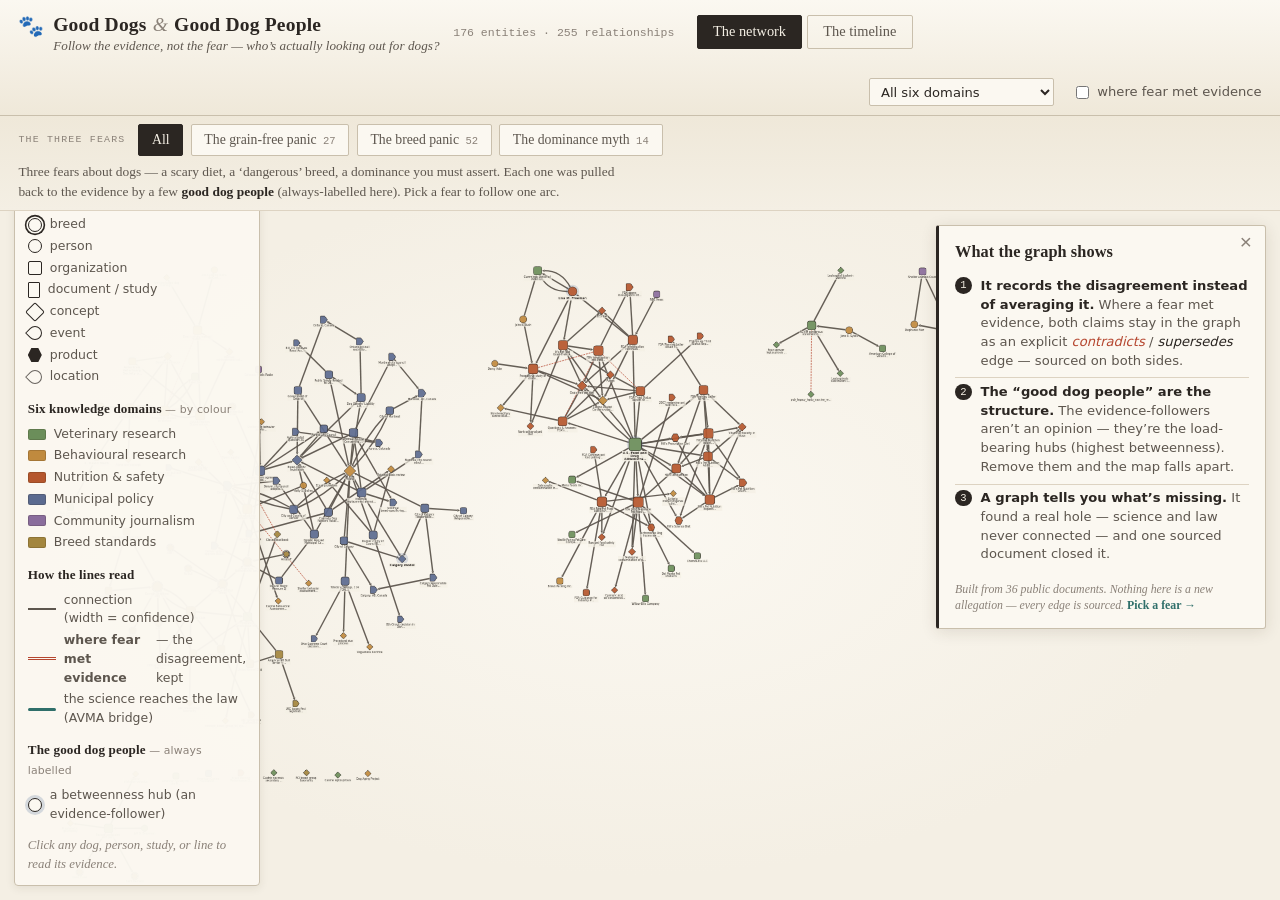
<file: examples/good-dogs/viz/index.html>
<!DOCTYPE html>
<html lang="en">
<head>
  <meta charset="utf-8" />
  <meta name="viewport" content="width=device-width, initial-scale=1" />
  <title>Good Dogs &amp; Good Dog People — a knowledge graph</title>
  <!-- Fully offline / privacy-first: every library is vendored locally, the
       graph is inlined in data.js, and there are NO runtime network calls.
       Opens from file:// or any static server. -->
  <link rel="stylesheet" href="style.css" />
  <script src="vendor/d3.v7.min.js"></script>
  <script src="vendor/cytoscape.min.js"></script>
</head>
<body>
  <header id="topbar">
    <div class="brand">
      <span class="mark" aria-hidden="true">&#128062;</span>
      <span class="headline">
        <span class="title">Good&nbsp;Dogs <span class="amp">&amp;</span> Good&nbsp;Dog&nbsp;People</span>
        <span class="thesis">Follow the evidence, not the fear &mdash; who&rsquo;s actually looking out for dogs?</span>
      </span>
      <span class="counts" id="counts"></span>
    </div>

    <nav class="views" role="tablist" aria-label="View">
      <button id="tab-b" class="tab active" role="tab" aria-selected="true">The network</button>
      <button id="tab-a" class="tab" role="tab" aria-selected="false">The timeline</button>
    </nav>

    <div class="toggles" id="toggles">
      <select id="t-domain" title="Focus one knowledge domain">
        <option value="all">All six domains</option>
        <option value="veterinary_research">Veterinary research</option>
        <option value="behavioral_research">Behavioural research</option>
        <option value="nutrition_safety">Nutrition &amp; safety</option>
        <option value="municipal_policy">Municipal policy</option>
        <option value="community_journalism">Community journalism</option>
        <option value="breed_standards">Breed standards</option>
      </select>

      <label class="chk"><input type="checkbox" id="t-contradict" /> where fear met evidence</label>
    </div>
  </header>

  <!-- ===== The Three Fears — the narrative spine (Tufte small multiples:
       same visual grammar, three comparable states). Selecting a fear lights
       its arc and dims the rest to non-data ink. ===== -->
  <div id="story-spine" role="region" aria-label="The three fears">
    <div class="spine-rail" role="tablist" aria-label="Choose a story">
      <span class="spine-eyebrow">The three fears</span>
      <button class="fear active" data-story="all" role="tab" aria-selected="true">All</button>
      <button class="fear" data-story="grain_free" role="tab" aria-selected="false">
        <span class="fear-name">The grain-free panic</span><span class="fear-n" id="n-grain_free"></span></button>
      <button class="fear" data-story="breed" role="tab" aria-selected="false">
        <span class="fear-name">The breed panic</span><span class="fear-n" id="n-breed"></span></button>
      <button class="fear" data-story="dominance" role="tab" aria-selected="false">
        <span class="fear-name">The dominance myth</span><span class="fear-n" id="n-dominance"></span></button>

      <!-- the AVMA bridge before/after lives INSIDE the breed panic -->
      <div class="loop" id="loop-wrap" hidden
           title="The 2014 AVMA review that reconnects behavioural research to breed-specific legislation">
        <span class="loop-cap">the science reaches the law</span>
        <label class="switch">
          <input type="checkbox" id="t-bridge" />
          <span class="track"><span class="thumb"></span></span>
        </label>
        <span class="loop-state" id="loop-state">gap open</span>
      </div>
    </div>
    <p class="spine-caption" id="spine-caption" aria-live="polite"></p>
  </div>

  <main id="stage">

    <!-- ===== the three takeaways — text AS data, no decoration. Dismissible;
         a viewer reads it once and gets the whole argument. ===== -->
    <aside id="takeaways" aria-label="What this investigation found">
      <button id="takeaways-close" title="Dismiss">&times;</button>
      <h2>What the graph shows</h2>
      <ol class="findings">
        <li>
          <b>It records the disagreement instead of averaging it.</b>
          Where a fear met evidence, both claims stay in the graph as an explicit
          <span class="tk-contra">contradicts</span> /
          <span class="tk-super">supersedes</span> edge &mdash; sourced on both sides.
        </li>
        <li>
          <b>The &ldquo;good dog people&rdquo; are the structure.</b>
          The evidence-followers aren&rsquo;t an opinion &mdash; they&rsquo;re the
          load-bearing hubs (highest betweenness). Remove them and the map falls apart.
        </li>
        <li>
          <b>A graph tells you what&rsquo;s missing.</b>
          It found a real hole &mdash; science and law never connected &mdash; and
          one sourced document closed it.
        </li>
      </ol>
      <p class="tk-foot">Built from 36 public documents. Nothing here is a new
        allegation &mdash; every edge is sourced. <button id="takeaways-go" class="linkish">Pick a fear &rarr;</button></p>
    </aside>
    <button id="takeaways-reopen" hidden title="Show the takeaways">the takeaways</button>

    <section id="view-b" class="view active" aria-label="The knowledge network">
      <div id="cy"></div>
      <!-- a quiet caption that narrates the current state of the loop demo -->
      <div id="story" aria-live="polite"></div>
    </section>

    <section id="view-a" class="view" aria-label="The timeline">
      <div id="timeline"></div>
    </section>

    <!-- shared legend (the grammar) — anchored bottom-left, collapsible, never
         drawn over the data nucleus -->
    <aside id="legend" aria-label="Legend">
      <button id="legend-toggle" title="Toggle legend">legend</button>
      <div id="legend-body">
        <h4>The good dogs &amp; people <span class="by-shape">— by shape</span></h4>
        <ul class="glyphs">
          <li><span class="g g-breed"></span> breed</li>
          <li><span class="g g-person"></span> person</li>
          <li><span class="g g-organization"></span> organization</li>
          <li><span class="g g-document"></span> document / study</li>
          <li><span class="g g-concept"></span> concept</li>
          <li><span class="g g-event"></span> event</li>
          <li><span class="g g-product"></span> product</li>
          <li><span class="g g-location"></span> location</li>
        </ul>
        <h4>Six knowledge domains <span class="by-shape">— by colour</span></h4>
        <ul id="domain-ramp" class="domains"></ul>
        <h4>How the lines read</h4>
        <ul class="lines">
          <li><span class="ln solid"></span> connection (width&nbsp;=&nbsp;confidence)</li>
          <li><span class="ln contra"></span> <b>where fear met evidence</b> — the disagreement, kept</li>
          <li><span class="ln bridge"></span> the science reaches the law (AVMA bridge)</li>
        </ul>
        <h4>The good dog people <span class="by-shape">— always labelled</span></h4>
        <ul class="lines">
          <li><span class="g g-protagonist"></span> a betweenness hub (an evidence-follower)</li>
        </ul>
        <p class="note">Click any dog, person, study, or line to read its evidence.</p>
      </div>
    </aside>

    <!-- shared provenance / evidence side-panel -->
    <aside id="panel" class="hidden" aria-label="Evidence">
      <button id="panel-close" title="Close">&times;</button>
      <div id="panel-body"></div>
    </aside>
  </main>

  <div id="loading">fetching the good dogs&hellip;</div>

  <script src="data.js"></script>
  <script src="app.js"></script>
</body>
</html>
</file>
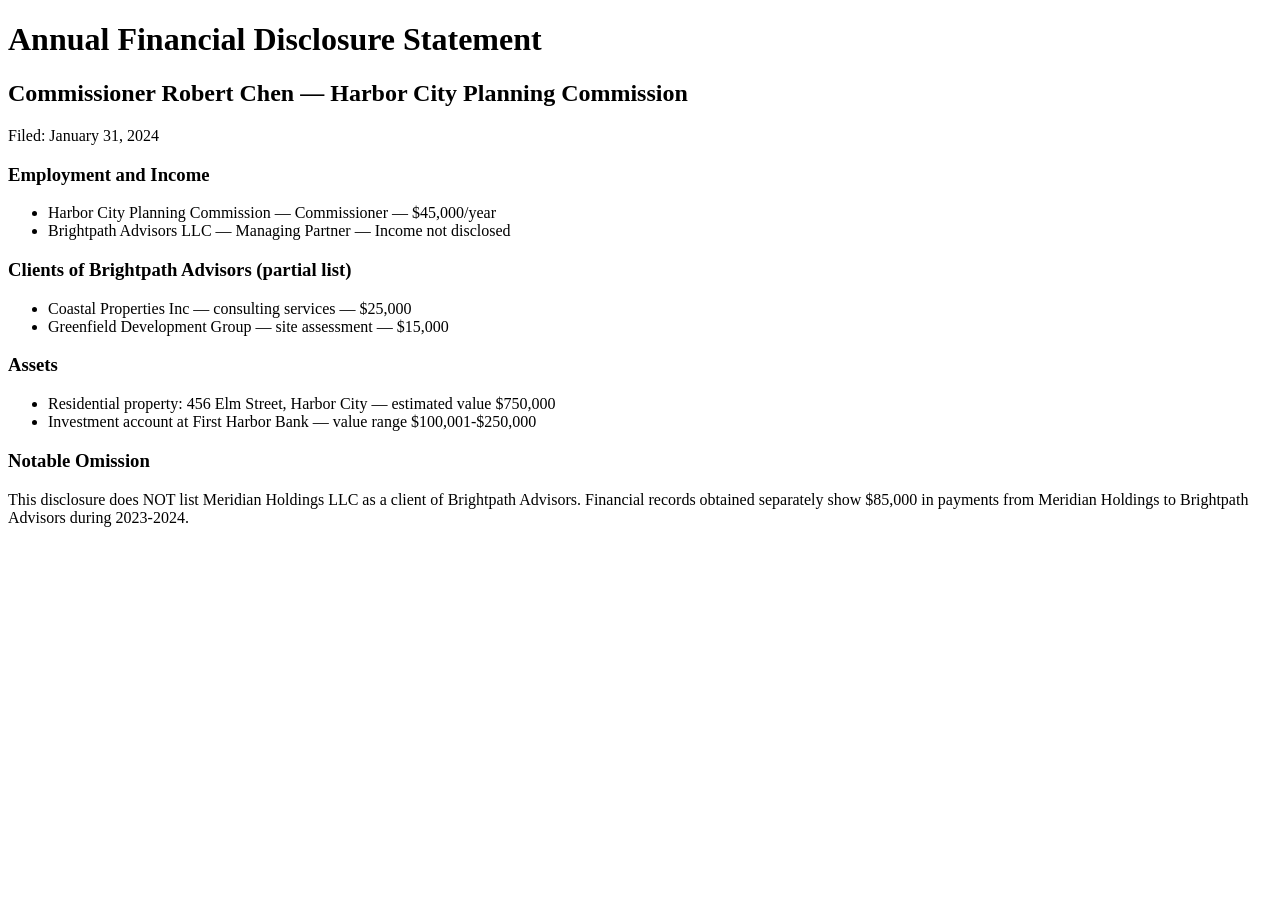
<file: examples/sample-investigation/financial-disclosure.html>
<!DOCTYPE html>
<html>
<head><title>Financial Disclosure - Robert Chen - 2023</title></head>
<body>
<h1>Annual Financial Disclosure Statement</h1>
<h2>Commissioner Robert Chen — Harbor City Planning Commission</h2>
<p>Filed: January 31, 2024</p>

<h3>Employment and Income</h3>
<ul>
  <li>Harbor City Planning Commission — Commissioner — $45,000/year</li>
  <li>Brightpath Advisors LLC — Managing Partner — Income not disclosed</li>
</ul>

<h3>Clients of Brightpath Advisors (partial list)</h3>
<ul>
  <li>Coastal Properties Inc — consulting services — $25,000</li>
  <li>Greenfield Development Group — site assessment — $15,000</li>
</ul>

<h3>Assets</h3>
<ul>
  <li>Residential property: 456 Elm Street, Harbor City — estimated value $750,000</li>
  <li>Investment account at First Harbor Bank — value range $100,001-$250,000</li>
</ul>

<h3>Notable Omission</h3>
<p>This disclosure does NOT list Meridian Holdings LLC as a client of Brightpath
Advisors. Financial records obtained separately show $85,000 in payments from
Meridian Holdings to Brightpath Advisors during 2023-2024.</p>
</body>
</html>
</file>
<file: examples/good-dogs/viz/style.css>
/* style.css — "The Field Notebook".
 *
 * Aesthetic: a naturalist's / veterinary field journal. Warm laid paper, ink,
 * and an archival palette where each of the six knowledge domains carries a
 * muted earthy hue (no neon community colours). A characterful display serif
 * (Hoefler/Iowan/Charter/Georgia stack — all locally available, no web fonts)
 * for headings; a clean humanist sans for the body. Restrained, credible,
 * wholesome: it's good dogs and good dog people.
 *
 * Carries the template's hard-won fixes: flex shell (no hardcoded topbar
 * offset), legend that never occludes the data nucleus, legend<->render parity.
 */

:root {
  /* ink + paper */
  --ink:        #2b2622;   /* warm near-black, like fountain-pen ink on cream */
  --ink-soft:   #5d564e;
  --muted:      #8a8178;
  --faint:      #b6ada1;
  --bg:         #f4efe4;   /* aged laid paper */
  --bg-2:       #efe8d9;
  --panel-bg:   #fbf8f1;
  --line:       #ddd3c2;
  --rule:       #c9bfac;

  /* the one true accent — a faded forester's red, used for "disagreement" */
  --contra:     #b5462f;
  /* the loop-demo bridge: an inked teal, the colour of a closed circuit */
  --bridge:     #2f6f6a;
  --hl:         #3a5a8c;   /* cross-view highlight, muted indigo */

  /* the six domains — earthy, archival, colourblind-distinguishable by both
     hue and value. These are the community colours in View B. */
  --d-vet:      #6b8e5a;   /* veterinary research — sage green */
  --d-behav:    #c08a3e;   /* behavioural research — ochre */
  --d-nutri:    #b5562d;   /* nutrition & safety — terracotta */
  --d-policy:   #5b6a8f;   /* municipal policy — slate blue */
  --d-journal:  #8a6d9c;   /* community journalism — muted plum */
  --d-breed:    #a3863e;   /* breed standards — antique gold */

  --serif: "Hoefler Text", "Iowan Old Style", "Palatino Linotype", Palatino,
           "Charter", "Georgia", "Times New Roman", serif;
  --sans:  "Avenir Next", "Segoe UI", "Helvetica Neue", "Optima", system-ui,
           -apple-system, sans-serif;
  --mono:  ui-monospace, "SF Mono", "JetBrains Mono", Menlo, Consolas, monospace;
}

* { box-sizing: border-box; }
html, body { height: 100%; margin: 0; }

body {
  font: 14px/1.5 var(--sans);
  color: var(--ink);
  background: var(--bg);
  /* faint paper grain via two layered gradients — atmosphere, not chartjunk */
  background-image:
    radial-gradient(circle at 18% 12%, rgba(255,255,255,0.5), transparent 38%),
    radial-gradient(circle at 84% 78%, rgba(180,160,120,0.10), transparent 46%);
  overflow: hidden;
  display: flex; flex-direction: column;   /* topbar (auto) + stage (fills) */
  -webkit-font-smoothing: antialiased;
}

/* ===================== top bar ===================== */
#topbar {
  display: flex; align-items: center; gap: 1.4rem;
  padding: 0.55rem 1.15rem;
  border-bottom: 1.5px solid var(--rule);
  background: linear-gradient(180deg, var(--panel-bg), var(--bg-2));
  position: relative; z-index: 30;
  flex-wrap: wrap;
  flex: 0 0 auto;          /* keep natural (possibly wrapped) height */
}
.brand { display: flex; align-items: baseline; gap: 0.55rem; }
.brand .mark { font-size: 1.3rem; transform: translateY(2px); filter: saturate(0.85); }
.brand .headline { display: flex; flex-direction: column; gap: 0.05rem; }
.brand .title {
  font-family: var(--serif);
  font-size: 1.22rem; font-weight: 600; letter-spacing: 0.01em;
  color: var(--ink); line-height: 1.1;
}
.brand .amp { font-style: italic; color: var(--muted); font-weight: 400; padding: 0 0.05em; }
/* the one-line thesis — the investigation, stated. Text as data. */
.brand .thesis {
  font-family: var(--serif); font-style: italic; font-size: 0.82rem;
  color: var(--ink-soft); letter-spacing: 0.005em;
}
.counts { font-family: var(--mono); color: var(--muted); font-size: 0.72rem; margin-left: 0.3rem; align-self: center; }

/* view tabs */
.views { display: flex; gap: 0.3rem; }
.tab {
  font: inherit; font-family: var(--serif); font-size: 0.9rem;
  padding: 0.32rem 0.95rem;
  border: 1.5px solid var(--rule);
  background: transparent; color: var(--ink-soft);
  cursor: pointer; border-radius: 2px;
  transition: background 0.16s, color 0.16s;
}
.tab:hover { background: var(--bg-2); }
.tab.active { background: var(--ink); color: var(--bg); border-color: var(--ink); }

/* toggles cluster */
.toggles { display: flex; gap: 1.1rem; align-items: center; margin-left: auto; flex-wrap: wrap; }
.toggles select {
  font: inherit; font-size: 0.82rem; padding: 0.28rem 0.45rem;
  border: 1.5px solid var(--rule); border-radius: 2px;
  background: var(--panel-bg); color: var(--ink);
}
.chk { font-size: 0.82rem; color: var(--ink-soft); cursor: pointer; user-select: none; display: flex; align-items: center; gap: 0.35rem; }
.chk input { accent-color: var(--contra); }

/* the BEFORE/AFTER loop switch */
.loop { display: flex; align-items: center; gap: 0.5rem; }
.loop[hidden] { display: none; }       /* breed-panic-only; hidden attr must win */
/* inside the spine rail the bridge toggle gets a quiet divider before it */
.spine-rail .loop { margin-left: 0.4rem; padding-left: 0.7rem; border-left: 1px solid var(--rule); }
.loop-cap { font-size: 0.78rem; color: var(--ink-soft); }
.loop-state {
  font-family: var(--mono); font-size: 0.68rem; letter-spacing: 0.06em;
  text-transform: uppercase; color: var(--muted);
  min-width: 3.4em; text-align: left;
}
.switch { position: relative; display: inline-flex; cursor: pointer; }
.switch input { position: absolute; opacity: 0; width: 0; height: 0; }
.track {
  width: 38px; height: 20px; border-radius: 20px;
  background: var(--bg-2); border: 1.5px solid var(--rule);
  display: inline-flex; align-items: center; transition: background 0.18s, border-color 0.18s;
}
.thumb {
  width: 14px; height: 14px; border-radius: 50%;
  background: var(--muted); margin-left: 2px;
  transition: transform 0.2s cubic-bezier(.4,1.3,.5,1), background 0.18s;
}
.switch input:checked + .track { background: var(--bridge); border-color: var(--bridge); }
.switch input:checked + .track .thumb { transform: translateX(18px); background: #fff; }
.switch input:checked ~ * { }

/* ===================== the three fears — narrative spine ===================== */
/* A small-multiples SELECTOR: one segmented control, three comparable states
 * plus "All". Same grammar each time; only the lit arc changes. The band is a
 * flex child between topbar and stage, so it never overlaps the canvas. */
#story-spine {
  flex: 0 0 auto;
  padding: 0.5rem 1.15rem 0.55rem;
  background: linear-gradient(180deg, var(--bg-2), var(--bg));
  border-bottom: 1px solid var(--line);
  position: relative; z-index: 22;
}
.spine-rail { display: flex; align-items: center; gap: 0.45rem; flex-wrap: wrap; }
.spine-eyebrow {
  font-family: var(--mono); font-size: 0.62rem; letter-spacing: 0.12em;
  text-transform: uppercase; color: var(--muted); margin-right: 0.35rem;
}
/* the segmented control — each fear a tab; identical grammar (Tufte parallelism) */
.fear {
  font: inherit; font-family: var(--serif); font-size: 0.86rem;
  display: inline-flex; align-items: baseline; gap: 0.4rem;
  padding: 0.3rem 0.8rem;
  border: 1.5px solid var(--rule); border-radius: 2px;
  background: var(--panel-bg); color: var(--ink-soft);
  cursor: pointer; transition: background 0.16s, color 0.16s, border-color 0.16s;
}
.fear:hover { background: var(--bg-2); color: var(--ink); }
.fear.active {
  background: var(--ink); color: var(--bg); border-color: var(--ink);
}
.fear .fear-n {
  font-family: var(--mono); font-size: 0.66rem; color: var(--muted);
}
.fear.active .fear-n { color: var(--faint); }
/* the bridge before/after — only present inside the breed panic */
.spine-caption {
  margin: 0.4rem 0 0; max-width: 92ch;
  font-family: var(--serif); font-size: 0.84rem; line-height: 1.45;
  color: var(--ink-soft);
}
.spine-caption b { color: var(--ink); font-weight: 600; }
/* the lit arc's accent reflects which fear is active (a quiet left rule) */
#story-spine[data-story="grain_free"] .spine-caption { border-left: 2.5px solid var(--d-nutri); padding-left: 0.7rem; }
#story-spine[data-story="breed"]      .spine-caption { border-left: 2.5px solid var(--d-policy); padding-left: 0.7rem; }
#story-spine[data-story="dominance"]  .spine-caption { border-left: 2.5px solid var(--d-behav); padding-left: 0.7rem; }

/* ===================== stage ===================== */
/* Flex child fills the height left by the (variable) topbar — NO hardcoded
 * offset, so a wrapped topbar on a narrow window can't clip the viz top. */
#stage { position: relative; flex: 1 1 auto; min-height: 0; }
.view { display: none; position: absolute; inset: 0; }
.view.active { display: block; }

#cy {
  width: 100%; height: 100%;
  background:
    radial-gradient(ellipse at 50% 46%, #fbf8f1 0%, var(--bg) 66%);
}
#timeline { width: 100%; height: 100%; overflow: auto; background: var(--bg); }

/* loop-demo caption — bottom centre, out of the legend's corner */
#story {
  position: absolute; left: 50%; transform: translateX(-50%);
  bottom: 14px; z-index: 18;
  max-width: 560px; text-align: center;
  font-family: var(--serif); font-style: italic; font-size: 0.9rem;
  color: var(--ink-soft);
  background: rgba(251,248,241,0.86); border: 1px solid var(--line);
  border-radius: 3px; padding: 0.4rem 0.9rem;
  box-shadow: 0 1px 5px rgba(60,44,20,0.07);
  pointer-events: none;
  transition: opacity 0.2s;
}
#story.bridged { border-color: var(--bridge); color: var(--bridge); }
#story.empty { opacity: 0; }

/* ===================== takeaways card (the argument, up front) ===================== */
/* Text AS data — three findings, no decoration. Anchored top-right; dismissible
 * so it never fights the graph. A close reduces it to a quiet re-open tab. */
#takeaways {
  position: absolute; top: 14px; right: 14px; z-index: 24;
  width: 330px; max-width: calc(100vw - 28px);
  background: var(--panel-bg);
  border: 1.5px solid var(--rule); border-left: 3px solid var(--ink);
  border-radius: 3px; padding: 0.85rem 1rem 0.9rem;
  box-shadow: 0 3px 16px rgba(60,44,20,0.12);
  transition: opacity 0.22s, transform 0.22s;
}
#takeaways.gone { opacity: 0; transform: translateY(-8px); pointer-events: none; }
#takeaways h2 {
  margin: 0 0 0.5rem; font-family: var(--serif); font-size: 1.02rem;
  font-weight: 600; color: var(--ink); letter-spacing: 0.005em;
}
#takeaways .findings {
  margin: 0; padding: 0; list-style: none;
  counter-reset: tk;
}
#takeaways .findings li {
  counter-increment: tk;
  position: relative; padding: 0.3rem 0 0.45rem 1.6rem;
  font-size: 0.82rem; line-height: 1.42; color: var(--ink-soft);
  border-top: 1px solid var(--line);
}
#takeaways .findings li:first-child { border-top: none; }
#takeaways .findings li::before {
  content: counter(tk); position: absolute; left: 0; top: 0.32rem;
  width: 1.05rem; height: 1.05rem; line-height: 1.05rem; text-align: center;
  font-family: var(--mono); font-size: 0.66rem; color: var(--bg);
  background: var(--ink); border-radius: 50%;
}
#takeaways .findings b { color: var(--ink); font-weight: 600; }
#takeaways .tk-contra { color: var(--contra); font-style: italic; }
#takeaways .tk-super  { color: var(--ink); font-style: italic; }
#takeaways .tk-foot {
  margin: 0.6rem 0 0; font-family: var(--serif); font-style: italic;
  font-size: 0.74rem; color: var(--muted); line-height: 1.4;
}
#takeaways .linkish {
  font: inherit; font-style: normal; border: none; background: none;
  color: var(--bridge); cursor: pointer; padding: 0; font-weight: 600;
}
#takeaways .linkish:hover { text-decoration: underline; }
#takeaways-close {
  position: absolute; top: 0.3rem; right: 0.45rem; border: none; background: none;
  font-size: 1.3rem; line-height: 1; cursor: pointer; color: var(--muted);
}
#takeaways-close:hover { color: var(--ink); }
#takeaways-reopen {
  position: absolute; top: 14px; right: 14px; z-index: 23;
  font: inherit; font-family: var(--serif); font-size: 0.78rem;
  padding: 0.3rem 0.7rem; border: 1.5px solid var(--rule); border-radius: 2px;
  background: var(--panel-bg); color: var(--ink-soft); cursor: pointer;
}
#takeaways-reopen:hover { background: var(--bg-2); color: var(--ink); }

/* ===================== legend ===================== */
#legend {
  position: absolute; left: 14px; bottom: 14px; z-index: 20;
  background: rgba(251,248,241,0.97);
  border: 1.5px solid var(--rule); border-radius: 4px;
  max-width: 246px; font-size: 0.78rem;
  box-shadow: 0 2px 10px rgba(60,44,20,0.09);
}
#legend-toggle {
  display: none; font: inherit; font-family: var(--serif); font-size: 0.82rem;
  padding: 0.3rem 0.7rem; border: none; background: transparent;
  cursor: pointer; color: var(--ink-soft);
}
#legend-body { padding: 0.65rem 0.8rem; }
#legend h4 {
  margin: 0.7rem 0 0.3rem; font-family: var(--serif);
  font-size: 0.82rem; letter-spacing: 0.01em; color: var(--ink); font-weight: 600;
}
#legend h4:first-child { margin-top: 0; }
#legend h4 .by-shape { font-family: var(--sans); font-weight: 400; font-size: 0.68rem; color: var(--muted); }
#legend ul { list-style: none; margin: 0; padding: 0; }
#legend li { display: flex; align-items: center; gap: 0.5rem; padding: 1.5px 0; color: var(--ink-soft); }
#legend.collapsed #legend-body { display: none; }
#legend.collapsed #legend-toggle { display: block; }

/* glyph swatches mirror the Cytoscape node shapes (legend<->render parity) */
.g { width: 14px; height: 14px; display: inline-block; flex: 0 0 14px; background: var(--panel-bg); border: 1.6px solid var(--ink); }
.g-breed       { border-radius: 50%; box-shadow: 0 0 0 1.6px var(--panel-bg), 0 0 0 3.2px var(--ink); } /* double ring = the spine */
.g-person      { border-radius: 50%; }
.g-organization{ border-radius: 2px; }
.g-document    { border-radius: 1px; height: 16px; width: 12px; flex-basis: 12px; }
.g-concept     { border-radius: 2px; transform: rotate(45deg); } /* diamond */
.g-event       { border-radius: 50% 50% 50% 0; transform: rotate(45deg); } /* teardrop */
.g-product     { border-radius: 3px; clip-path: polygon(25% 0,75% 0,100% 50%,75% 100%,25% 100%,0 50%); border: none; background: var(--ink); }
.g-location    { border-radius: 50% 50% 50% 0; transform: rotate(45deg); border-style: solid; opacity: 0.7; }
/* protagonist swatch: a circle with the soft indigo halo the hubs carry */
.g-protagonist { border-radius: 50%; box-shadow: 0 0 0 3px rgba(58,90,140,0.20); }

/* domain colour ramp */
.domains li { gap: 0.5rem; }
.domains .sw { width: 18px; height: 11px; flex: 0 0 18px; border-radius: 2px; border: 1px solid rgba(40,30,15,0.18); }

/* line swatches */
.ln { width: 28px; height: 0; flex: 0 0 28px; }
.ln.solid  { border-top: 2.5px solid var(--ink-soft); }
.ln.contra { border-top: 3px double var(--contra); height: 4px; }
.ln.bridge { border-top: 3px solid var(--bridge); border-radius: 2px; }

.note { color: var(--muted); margin: 0.7rem 0 0; font-style: italic; font-family: var(--serif); font-size: 0.8rem; }

/* ===================== evidence panel ===================== */
#panel {
  position: absolute; right: 0; top: 0; bottom: 0; width: 372px; max-width: 86vw;
  background: var(--panel-bg); border-left: 1.5px solid var(--rule);
  box-shadow: -3px 0 14px rgba(60,44,20,0.10); z-index: 25;
  overflow-y: auto; padding: 1.1rem 1.2rem 2.2rem;
  transition: transform 0.2s ease;
}
#panel.hidden { transform: translateX(112%); }
#panel-close {
  position: absolute; right: 0.6rem; top: 0.45rem; border: none; background: none;
  font-size: 1.5rem; line-height: 1; cursor: pointer; color: var(--muted);
}
#panel-close:hover { color: var(--ink); }
#panel h3 { margin: 0 0 0.15rem; font-family: var(--serif); font-size: 1.18rem; line-height: 1.25; color: var(--ink); }
#panel .sub { color: var(--muted); font-size: 0.78rem; margin: 0 0 1rem; font-family: var(--mono); letter-spacing: 0.02em; }
#panel .kv { margin: 0.6rem 0; }
#panel .kv .k {
  font-size: 0.66rem; text-transform: uppercase; letter-spacing: 0.07em;
  color: var(--muted); font-weight: 700; display: block; margin-bottom: 0.15rem;
}
#panel .kv .v { font-size: 0.9rem; }
#panel .fact {
  background: var(--bg-2); border-left: 3px solid var(--ink-soft);
  padding: 0.6rem 0.8rem; font-size: 0.88rem; line-height: 1.55;
  font-family: var(--serif); border-radius: 0 3px 3px 0; color: var(--ink);
}
#panel .fact.contra { border-left-color: var(--contra); background: #f7e7e1; }
#panel .badge {
  display: inline-block; font-size: 0.66rem; padding: 0.12rem 0.5rem; border-radius: 3px;
  font-weight: 700; letter-spacing: 0.04em; text-transform: uppercase;
  font-family: var(--sans);
}
#panel .badge.contra { background: #f3ddd5; color: var(--contra); border: 1px solid #e0b3a5; }
#panel .badge.super  { background: var(--bg-2); color: var(--ink-soft); border: 1px solid var(--rule); }
#panel .badge.bridge { background: #d9eae8; color: var(--bridge); border: 1px solid #a8cfca; }
#panel .badge.hub    { background: #e3e8f1; color: var(--hl); border: 1px solid #b8c3da; }
#panel .badge.dom { background: var(--bg-2); color: var(--ink-soft); border: 1px solid var(--line); }
#panel .fact.hub { border-left-color: var(--hl); background: #eef1f7; }
#panel .domchip { display: inline-flex; align-items: center; gap: 0.35rem; }
#panel .domchip .dot { width: 10px; height: 10px; border-radius: 50%; display: inline-block; }
#panel .conf-bar {
  height: 7px; border-radius: 4px; background: var(--bg-2); overflow: hidden; margin-top: 0.2rem;
  border: 1px solid var(--line);
}
#panel .conf-bar > span { display: block; height: 100%; background: var(--ink-soft); }

/* ===================== timeline (View A) ===================== */
.tl-band-label {
  font-family: var(--serif); font-size: 0.86rem; letter-spacing: 0.01em;
  fill: var(--ink); font-weight: 600;
}
.tl-band-sub { font-size: 0.7rem; fill: var(--muted); font-style: italic; }
.tl-spine { stroke: var(--rule); stroke-width: 1.25; }
.tl-axis text { fill: var(--ink-soft); font-size: 11px; font-family: var(--mono); }
.tl-axis line, .tl-axis path { stroke: var(--rule); }
.tl-tick-grid { stroke: var(--line); stroke-dasharray: 2 4; opacity: 0.6; }
.tl-label { font-size: 10.5px; fill: var(--ink); font-family: var(--sans); }
.tl-year { font-family: var(--mono); font-size: 9.5px; fill: var(--muted); }
.tl-node { cursor: pointer; }
.tl-node:hover .tl-glyph { stroke-width: 2.6; }
.tl-leader { stroke: var(--line); stroke-width: 0.75; }
.tl-super { fill: none; stroke: var(--ink-soft); stroke-width: 1.4; }
.tl-super.contra { stroke: var(--contra); stroke-dasharray: 5 3; }
.tl-hl .tl-glyph { stroke: var(--hl) !important; stroke-width: 3 !important; }

/* ===================== loading ===================== */
#loading {
  position: absolute; inset: 0; display: flex; align-items: center; justify-content: center;
  color: var(--muted); background: var(--bg); z-index: 40;
  font-family: var(--serif); font-style: italic; font-size: 1.05rem;
}
#loading.done { display: none; }

/* ===================== tooltip ===================== */
#tooltip {
  position: absolute; z-index: 50; pointer-events: none; max-width: 300px;
  background: rgba(43,38,34,0.95); color: #f4efe4; padding: 0.45rem 0.6rem; border-radius: 4px;
  font-size: 0.78rem; line-height: 1.4; opacity: 0; transition: opacity 0.12s;
  box-shadow: 0 4px 14px rgba(0,0,0,0.25);
}
#tooltip.show { opacity: 1; }
#tooltip .tt-type {
  color: #d9c9a8; font-size: 0.68rem; text-transform: uppercase; letter-spacing: 0.06em;
  font-family: var(--mono);
}

/* ===================== print ===================== */
@media print {
  body { overflow: visible; background: #fff; }
  #topbar { box-shadow: none; }
  .toggles, .views, #legend-toggle, #panel-close, #story { display: none !important; }
  #stage { position: static; height: auto; }
  .view { position: static; display: block !important; page-break-after: always; }
  #legend { position: static; box-shadow: none; max-width: none; margin: 1rem; }
  #panel { position: static; box-shadow: none; border-left: none; transform: none !important; }
}
</file>
